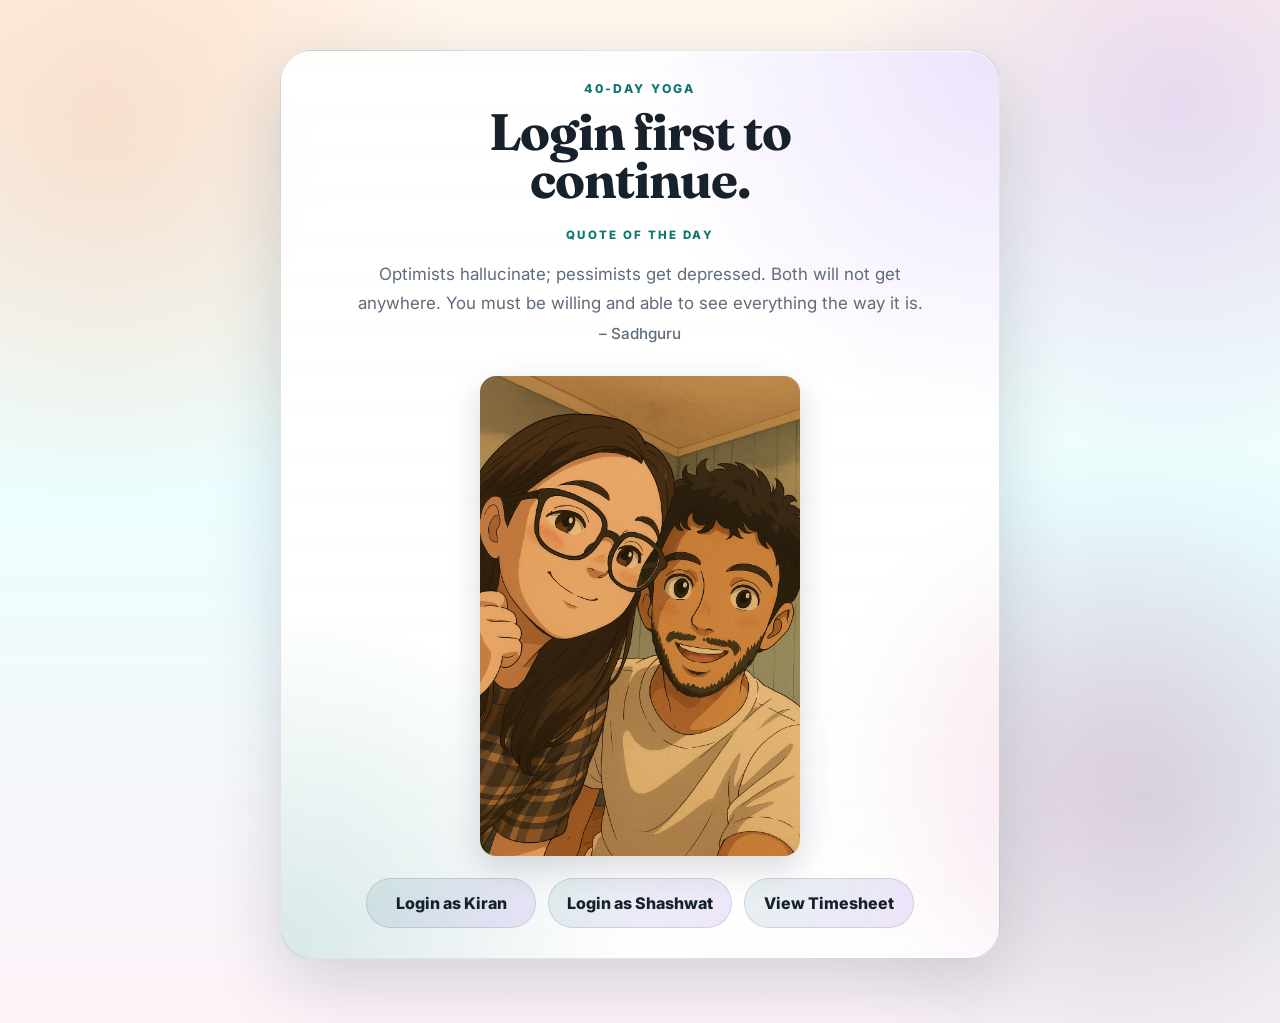
<file: index.html>
<!DOCTYPE html>
<html lang="en">
  <head>
    <meta charset="UTF-8" />
    <meta name="viewport" content="width=device-width, initial-scale=1.0" />
    <title>40-Day Yoga</title>
    <link rel="preconnect" href="https://fonts.googleapis.com" />
    <link rel="preconnect" href="https://fonts.gstatic.com" crossorigin />
    <link href="https://fonts.googleapis.com/css2?family=Fraunces:opsz,wght@9..144,600;9..144,700&family=Inter:wght@400;500;600;700;800&display=swap" rel="stylesheet" />
    <link rel="stylesheet" href="style.css" />
  </head>
  <body>
    <main class="shell">
      <section class="auth-screen">
        <div class="auth-card">
          <p class="eyebrow">40-Day Yoga</p>
          <h1>Login first to continue.</h1>
          <p class="quote-label">Quote of the day</p>
            <p class="lede" id="dailyQuote"></p>
            <img src="images/welcome.png" alt="Welcome illustration" class="welcome-image" onerror="this.style.display='none'" />

          <div class="auth-actions" role="group" aria-label="Login as a participant">
            <button class="auth-button" type="button" data-login-role="Kiran">Login as Kiran</button>
            <button class="auth-button" type="button" data-login-role="Shashwat">Login as Shashwat</button>
            <button class="auth-button auth-button--admin" type="button" data-login-role="Admin">View Timesheet</button>
          </div>

        </div>
      </section>
    </main>
    <script src="login.js"></script>
  </body>
</html>
</file>
<file: style.css>
:root {
  color-scheme: light;
  --bg: #fff7ed;
  --bg-2: #ecfeff;
  --bg-3: #fdf2f8;
  --panel: rgba(255, 255, 255, 0.72);
  --panel-strong: rgba(255, 255, 255, 0.92);
  --text: #17212b;
  --muted: #5f6c79;
  --border: rgba(23, 33, 43, 0.12);
  --accent: #0f766e;
  --accent-2: #ea580c;
  --accent-3: #7c3aed;
  --success: #16a34a;
  --warning: #f59e0b;
  --danger: #ef4444;
  --shadow: 0 24px 70px rgba(15, 23, 42, 0.16);
}

* {
  box-sizing: border-box;
}

html {
  scroll-behavior: smooth;
}

body {
  margin: 0;
  font-family: Inter, sans-serif;
  color: var(--text);
  background:
    radial-gradient(circle at 8% 12%, rgba(234, 88, 12, 0.16), transparent 26%),
    radial-gradient(circle at 92% 10%, rgba(124, 58, 237, 0.16), transparent 24%),
    radial-gradient(circle at 90% 78%, rgba(15, 118, 110, 0.14), transparent 26%),
    linear-gradient(180deg, var(--bg), var(--bg-2) 48%, var(--bg-3));
  min-height: 100vh;
  overflow-x: hidden;
}

body::before {
  content: "";
  position: fixed;
  inset: 0;
  pointer-events: none;
  background-image:
    linear-gradient(rgba(255, 255, 255, 0.22) 1px, transparent 1px),
    linear-gradient(90deg, rgba(255, 255, 255, 0.22) 1px, transparent 1px);
  background-size: 64px 64px;
  mask-image: linear-gradient(180deg, rgba(0, 0, 0, 0.14), transparent 78%);
}

body::after {
  content: "";
  position: fixed;
  inset: auto -10vw -18vh auto;
  width: 46vw;
  height: 46vw;
  background: radial-gradient(circle, rgba(236, 72, 153, 0.16), transparent 66%);
  filter: blur(28px);
  pointer-events: none;
  animation: floatGlow 12s ease-in-out infinite;
}

.shell {
  width: min(1400px, calc(100vw - 32px));
  margin: 0 auto;
  padding: 30px 0 44px;
}

.auth-screen {
  min-height: calc(100vh - 74px);
  display: grid;
  place-items: center;
  padding: 20px 0;
}

.auth-card {
  width: min(720px, 100%);
  padding: 30px;
  border-radius: 32px;
  background:
    radial-gradient(circle at top right, rgba(124, 58, 237, 0.14), transparent 32%),
    radial-gradient(circle at bottom left, rgba(15, 118, 110, 0.16), transparent 30%),
    linear-gradient(180deg, rgba(255, 255, 255, 0.96), rgba(255, 255, 255, 0.88));
  border: 1px solid var(--border);
  box-shadow: var(--shadow), inset 0 1px 0 rgba(255, 255, 255, 0.85);
  text-align: center;
}

.auth-card .lede {
  margin-left: auto;
  margin-right: auto;
}

.quote-label {
  margin: 24px 0 0;
  text-align: center;
  text-transform: uppercase;
  letter-spacing: 0.18em;
  font-size: 0.72rem;
  font-weight: 800;
  color: var(--accent);
}

.auth-card .lede#dailyQuote {
  margin-left: auto;
  margin-right: auto;
  text-align: center;
  max-width: 52ch;
  font-size: 1.06rem;
  line-height: 1.72;
}

.auth-card h1 {
  margin-left: auto;
  margin-right: auto;
  text-align: center;
}

.auth-actions {
  display: flex;
  gap: 12px;
  justify-content: center;
  flex-wrap: wrap;
  margin-top: 22px;
}

.welcome-image {
  max-width: 100%;
  width: 320px;
  height: auto;
  border-radius: 16px;
  margin: 28px auto 0;
  display: block;
  box-shadow: 0 12px 32px rgba(15, 23, 42, 0.16);
}
.auth-button,
.logout-button {
  appearance: none;
  border: 1px solid rgba(15, 23, 42, 0.12);
  border-radius: 999px;
  padding: 14px 18px;
  font-weight: 800;
  cursor: pointer;
  transition: transform 140ms ease, box-shadow 140ms ease, background 140ms ease;
}

.auth-button {
  background: linear-gradient(135deg, rgba(15, 118, 110, 0.1), rgba(124, 58, 237, 0.12));
  color: var(--text);
  min-width: 170px;
}

.auth-button:hover,
.logout-button:hover {
  transform: translateY(-1px);
}

.auth-footnote {
  margin: 18px 0 0;
  color: var(--muted);
  font-size: 0.92rem;
}

.dashboard-screen {
  display: grid;
  gap: 20px;
}

.hero {
  display: grid;
  grid-template-columns: 1.5fr 1fr;
  gap: 20px;
  align-items: stretch;
  margin-bottom: 20px;
  animation: riseIn 700ms ease both;
}

.eyebrow {
  margin: 0 0 12px;
  text-transform: uppercase;
  letter-spacing: 0.2em;
  font-size: 0.76rem;
  color: var(--accent);
  font-weight: 800;
}

h1, h2 {
  font-family: Fraunces, serif;
  margin: 0;
  letter-spacing: -0.02em;
}

h1 {
  font-size: clamp(2.4rem, 4vw, 4.6rem);
  line-height: 0.94;
  max-width: 11.5ch;
}

.lede {
  margin: 18px 0 0;
  max-width: 62ch;
  color: var(--muted);
  font-size: 1.03rem;
  line-height: 1.7;
}

.hero-card,
.rules-grid article,
.table-shell {
  background:
    linear-gradient(180deg, rgba(255, 255, 255, 0.96), rgba(255, 255, 255, 0.78)),
    var(--panel);
  border: 1px solid var(--border);
  border-radius: 30px;
  box-shadow: var(--shadow), inset 0 1px 0 rgba(255, 255, 255, 0.8);
  backdrop-filter: blur(16px);
}

.hero-card {
  padding: 22px;
  display: flex;
  flex-direction: column;
  justify-content: space-between;
  gap: 20px;
  position: relative;
  overflow: hidden;
}

.hero-card::before {
  content: "";
  position: absolute;
  inset: -30% -20% auto auto;
  width: 220px;
  height: 220px;
  background: radial-gradient(circle, rgba(15, 118, 110, 0.18), transparent 68%);
  filter: blur(8px);
  pointer-events: none;
}

.today-card {
  padding: 26px;
  border-radius: 30px;
  border: 1px solid var(--border);
  background:
    radial-gradient(circle at top left, rgba(236, 72, 153, 0.12), transparent 36%),
    linear-gradient(180deg, rgba(255, 255, 255, 0.96), rgba(255, 255, 255, 0.84));
  box-shadow: var(--shadow), inset 0 1px 0 rgba(255, 255, 255, 0.85);
}

.today-card .lede {
  margin-bottom: 12px;
}

.today-instruction {
  margin: 0;
  color: var(--text);
  font-weight: 700;
  line-height: 1.65;
  max-width: 42ch;
}

.hero-top-actions {
  display: flex;
  align-items: center;
  gap: 10px;
  flex-wrap: wrap;
  justify-content: flex-end;
}

.logout-button {
  background: rgba(255, 255, 255, 0.92);
  color: var(--text);
  padding: 10px 14px;
}

.hero-status {
  display: grid;
  grid-template-columns: repeat(2, minmax(0, 1fr));
  gap: 12px;
}

.hero-status > div {
  padding: 14px;
  border-radius: 20px;
  background: rgba(255, 255, 255, 0.78);
  border: 1px solid rgba(23, 33, 43, 0.08);
}

.hero-status__label {
  display: block;
  margin-bottom: 6px;
  color: var(--muted);
  font-size: 0.8rem;
  font-weight: 700;
  text-transform: uppercase;
  letter-spacing: 0.12em;
}

.hero-status strong {
  font-size: 1.15rem;
}

.hero-card__top,
.progress-meta,
.table-shell__header {
  display: flex;
  align-items: center;
  justify-content: space-between;
  gap: 12px;
}

.signin-card {
  position: relative;
  z-index: 1;
  display: grid;
  gap: 14px;
  padding: 16px;
  border-radius: 24px;
  border: 1px solid rgba(15, 23, 42, 0.08);
  background: linear-gradient(135deg, rgba(255, 255, 255, 0.92), rgba(250, 245, 255, 0.9));
  box-shadow: inset 0 1px 0 rgba(255, 255, 255, 0.8);
}

.signin-card__top {
  display: flex;
  align-items: flex-start;
  justify-content: space-between;
  gap: 12px;
}

.signin-label {
  margin: 0 0 4px;
  font-size: 0.72rem;
  letter-spacing: 0.18em;
  text-transform: uppercase;
  font-weight: 800;
  color: var(--accent-3);
}

.signin-card h2 {
  font-size: 1.55rem;
  line-height: 1.05;
}

.signin-date {
  text-align: right;
  color: var(--muted);
  font-size: 0.85rem;
}

.signin-date strong {
  display: block;
  margin-top: 4px;
  color: var(--text);
  font-size: 0.95rem;
}

.signin-copy {
  margin: 0;
  color: var(--muted);
  line-height: 1.6;
  font-size: 0.95rem;
}

.signin-actions {
  display: flex;
  gap: 10px;
  flex-wrap: wrap;
}

.signer-btn {
  appearance: none;
  border: 1px solid rgba(15, 23, 42, 0.12);
  background: rgba(255, 255, 255, 0.95);
  color: var(--text);
  padding: 12px 14px;
  border-radius: 999px;
  font-weight: 800;
  cursor: pointer;
  box-shadow: 0 10px 18px rgba(15, 23, 42, 0.06);
  transition: transform 140ms ease, background 140ms ease, border-color 140ms ease, box-shadow 140ms ease;
}

.signer-btn:hover {
  transform: translateY(-1px);
}

.signer-btn.is-active {
  background: linear-gradient(135deg, rgba(15, 118, 110, 0.14), rgba(124, 58, 237, 0.14));
  border-color: rgba(124, 58, 237, 0.24);
  box-shadow: 0 12px 22px rgba(124, 58, 237, 0.14);
}

.signin-status {
  display: flex;
  align-items: center;
  justify-content: space-between;
  gap: 10px;
  padding-top: 2px;
  color: var(--muted);
  font-size: 0.9rem;
}

.signin-status strong {
  color: var(--text);
}

.pill {
  display: inline-flex;
  align-items: center;
  padding: 8px 12px;
  border-radius: 999px;
  background: linear-gradient(135deg, rgba(15, 118, 110, 0.14), rgba(124, 58, 237, 0.12));
  color: var(--accent);
  font-size: 0.85rem;
  font-weight: 700;
  box-shadow: inset 0 1px 0 rgba(255, 255, 255, 0.7);
}

.save-state {
  color: var(--muted);
  font-size: 0.9rem;
}

.hero-metrics {
  display: grid;
  grid-template-columns: repeat(3, minmax(0, 1fr));
  gap: 12px;
}

.hero-metrics div {
  background: var(--panel-strong);
  border: 1px solid var(--border);
  border-radius: 22px;
  padding: 16px;
  box-shadow: 0 14px 30px rgba(15, 23, 42, 0.08);
  transition: transform 180ms ease, box-shadow 180ms ease;
}

.hero-metrics div:hover {
  transform: translateY(-2px);
  box-shadow: 0 18px 34px rgba(15, 23, 42, 0.12);
}

.hero-metrics strong {
  display: block;
  font-size: 1.7rem;
  line-height: 1;
  background: linear-gradient(135deg, var(--accent), var(--accent-3));
  -webkit-background-clip: text;
  background-clip: text;
  color: transparent;
}

.hero-metrics span {
  display: block;
  margin-top: 8px;
  color: var(--muted);
  font-size: 0.9rem;
}

.progress-block {
  background:
    linear-gradient(135deg, rgba(15, 118, 110, 0.08), rgba(124, 58, 237, 0.06)),
    var(--panel-strong);
  border-radius: 22px;
  border: 1px solid var(--border);
  padding: 16px;
}

.progress-meta {
  color: var(--muted);
  font-size: 0.9rem;
  margin-bottom: 12px;
}

.progress-bar {
  height: 12px;
  border-radius: 999px;
  background: rgba(23, 33, 31, 0.08);
  overflow: hidden;
  box-shadow: inset 0 1px 2px rgba(15, 23, 42, 0.12);
}

.progress-bar span {
  display: block;
  height: 100%;
  width: 0;
  border-radius: inherit;
  background: linear-gradient(90deg, var(--accent), var(--accent-3), #22c55e);
  background-size: 200% 100%;
  transition: width 180ms ease;
  animation: shimmer 4s linear infinite;
}

.rules-grid {
  display: grid;
  grid-template-columns: repeat(3, minmax(0, 1fr));
  gap: 16px;
  margin-bottom: 20px;
}

.rules-grid article {
  padding: 18px 18px 20px;
  position: relative;
  overflow: hidden;
}

.rules-grid article::before {
  content: "";
  position: absolute;
  inset: 0;
  background: linear-gradient(135deg, rgba(236, 72, 153, 0.06), transparent 40%, rgba(15, 118, 110, 0.06));
  pointer-events: none;
}

.rules-grid article:hover {
  transform: translateY(-3px);
  transition: transform 180ms ease, box-shadow 180ms ease;
  box-shadow: 0 28px 60px rgba(15, 23, 42, 0.14);
}

.rules-grid h2,
.table-shell__header h2 {
  font-size: 1.6rem;
}

.rules-grid p,
.table-shell__header p {
  margin: 10px 0 0;
  color: var(--muted);
  line-height: 1.65;
}

button {
  font: inherit;
}

.cell-button {
  border: 1px solid transparent;
  border-radius: 16px;
  cursor: pointer;
  transition: transform 120ms ease, box-shadow 120ms ease, background 120ms ease, border-color 120ms ease;
}

.cell-button:hover {
  transform: translateY(-1px);
}

.table-shell {
  padding: 18px;
}

.table-shell__header {
  align-items: flex-end;
  margin-bottom: 16px;
}

.legend {
  display: flex;
  align-items: center;
  gap: 14px;
  color: var(--muted);
  flex-wrap: wrap;
  justify-content: flex-end;
}

.legend span {
  display: inline-flex;
  align-items: center;
  gap: 8px;
}

.dot {
  width: 10px;
  height: 10px;
  border-radius: 999px;
  display: inline-block;
}

.dot.done { background: var(--success); }
.dot.pending { background: var(--warning); }
.dot.issue { background: var(--danger); }

.table-wrap {
  overflow: auto;
  border-radius: 22px;
  border: 1px solid var(--border);
  background: rgba(255, 255, 255, 0.72);
  box-shadow: inset 0 1px 0 rgba(255, 255, 255, 0.75);
}

table {
  border-collapse: separate;
  border-spacing: 0;
  width: 100%;
  min-width: 1180px;
}

th, td {
  padding: 12px 10px;
  border-bottom: 1px solid rgba(23, 33, 31, 0.08);
  text-align: left;
  vertical-align: middle;
}

thead th {
  position: sticky;
  top: 0;
  z-index: 2;
  background: linear-gradient(180deg, rgba(252, 248, 242, 0.98), rgba(245, 250, 248, 0.98));
  font-size: 0.9rem;
  font-weight: 800;
}

.subhead th {
  top: 48px;
  background: linear-gradient(180deg, rgba(243, 250, 246, 0.98), rgba(239, 244, 252, 0.98));
  font-size: 0.76rem;
  font-weight: 600;
  color: var(--muted);
}

tbody tr:nth-child(even) td {
  background: rgba(15, 118, 110, 0.028);
}

tbody tr.is-current-day td {
  background: rgba(124, 58, 237, 0.06);
}

tbody tr:hover td {
  background: rgba(124, 58, 237, 0.035);
}

td:first-child,
th:first-child {
  width: 76px;
}

td:nth-child(2), th:nth-child(2) {
  width: 120px;
}

.day-cell,
.date-cell {
  font-weight: 700;
}

.cell-button {
  width: 100%;
  min-height: 68px;
  padding: 10px 12px;
  background: linear-gradient(180deg, rgba(255, 255, 255, 0.98), rgba(248, 250, 252, 0.95));
  border-color: rgba(23, 33, 31, 0.12);
  color: var(--text);
  display: flex;
  flex-direction: column;
  justify-content: center;
  gap: 6px;
  text-align: left;
  box-shadow: 0 10px 24px rgba(15, 23, 42, 0.06);
}

.cell-button strong {
  font-size: 0.92rem;
}

.cell-button small {
  display: block;
  color: var(--muted);
  font-size: 0.72rem;
  line-height: 1.25;
}

.cell-button[data-state="done"] {
  background: linear-gradient(180deg, rgba(34, 197, 94, 0.18), rgba(22, 163, 74, 0.12));
  border-color: rgba(22, 163, 74, 0.28);
}

.cell-button[data-state="pending"] {
  background: linear-gradient(180deg, rgba(245, 158, 11, 0.18), rgba(245, 158, 11, 0.1));
  border-color: rgba(245, 158, 11, 0.3);
}

.cell-button[data-state="issue"] {
  background: linear-gradient(180deg, rgba(248, 113, 113, 0.16), rgba(220, 38, 38, 0.08));
  border-color: rgba(220, 38, 38, 0.28);
}

.cell-button:focus {
  outline: 2px solid rgba(124, 58, 237, 0.34);
  outline-offset: 2px;
}

.cell-button:disabled {
  cursor: not-allowed;
  opacity: 0.38;
  box-shadow: none;
  transform: none;
}

.role-hidden {
  display: none !important;
}

.row-hidden {
  display: none;
}

@media (max-width: 1120px) {
  .hero,
  .rules-grid {
    grid-template-columns: 1fr;
  }

  .table-shell__header {
    align-items: flex-start;
    flex-direction: column;
  }

  .today-card {
    padding: 22px;
  }
}

@media (max-width: 900px) {
  .shell {
    width: min(100vw - 24px, 100%);
    padding: 18px 0 28px;
  }

  .hero,
  .rules-grid {
    gap: 14px;
  }

  .hero-card,
  .rules-grid article,
  .table-shell {
    border-radius: 24px;
  }

  .auth-card {
    padding: 22px;
    border-radius: 26px;
  }

  .hero-card {
    padding: 18px;
  }

  .today-card {
    padding: 18px;
  }

  .signin-card {
    padding: 14px;
  }

  .hero-metrics {
    grid-template-columns: repeat(2, minmax(0, 1fr));
  }

  .hero-metrics div:last-child {
    grid-column: 1 / -1;
  }

  .hero-metrics div {
    padding: 14px;
  }

  .rules-grid article {
    padding: 16px;
  }

  .table-shell {
    padding: 14px;
  }

  .table-wrap {
    border-radius: 18px;
    -webkit-overflow-scrolling: touch;
    scrollbar-width: thin;
  }

  table {
    min-width: 960px;
  }

  th,
  td {
    padding: 10px 8px;
  }

  .cell-button {
    min-height: 60px;
    padding: 8px 10px;
  }

  .cell-button strong {
    font-size: 0.86rem;
  }

  .cell-button small {
    font-size: 0.68rem;
  }

  .rules-grid h2,
  .table-shell__header h2 {
    font-size: 1.35rem;
  }

  .signin-card h2 {
    font-size: 1.3rem;
  }

  .rules-grid p,
  .table-shell__header p,
  .lede,
  .save-state,
  .hero-metrics span,
  .progress-meta {
    font-size: 0.92rem;
  }
}

@media (max-width: 760px) {
  .shell {
    width: min(100vw - 14px, 100%);
    padding: 10px 0 18px;
  }

  .hero-card,
  .rules-grid article,
  .table-shell {
    border-radius: 20px;
  }

  .auth-button,
  .logout-button {
    width: 100%;
    min-width: 0;
  }

  .auth-actions {
    flex-direction: column;
  }

  .quote-label {
    font-size: 0.68rem;
    text-align: center;
  }

  .auth-card h1 {
    text-align: center;
  }

  .auth-card .lede#dailyQuote {
    font-size: 0.96rem;
    line-height: 1.64;
    text-align: center;
  }

  h1 {
    font-size: clamp(1.95rem, 10.5vw, 2.8rem);
    max-width: 10.5ch;
  }

  .lede {
    margin-top: 14px;
    font-size: 0.96rem;
    line-height: 1.62;
  }

  .hero-metrics {
    grid-template-columns: 1fr;
  }

  .hero-metrics div:last-child {
    grid-column: auto;
  }

  .hero-card {
    gap: 16px;
  }

  .hero-status {
    grid-template-columns: 1fr;
  }

  .signin-card__top,
  .signin-status {
    flex-direction: column;
    align-items: flex-start;
  }

  .signin-date {
    text-align: left;
  }

  .progress-block {
    padding: 14px;
  }

  .table-shell__header {
    margin-bottom: 12px;
  }

  .legend {
    gap: 10px;
    font-size: 0.88rem;
  }

  table {
    min-width: 860px;
  }

  thead th {
    font-size: 0.82rem;
  }

  .subhead th {
    top: 44px;
    font-size: 0.7rem;
  }

  td:first-child,
  th:first-child {
    width: 62px;
  }

  td:nth-child(2),
  th:nth-child(2) {
    width: 100px;
  }

  .cell-button {
    min-height: 56px;
    border-radius: 14px;
  }

  .cell-button:hover {
    transform: none;
  }

  .legend {
    justify-content: flex-start;
  }

  .today-card {
    border-radius: 20px;
  }
}

@media (hover: none) and (pointer: coarse) {
  .hero-metrics div:hover,
  .rules-grid article:hover,
  .cell-button:hover {
    transform: none;
    box-shadow: inherit;
  }

  .cell-button:active {
    transform: scale(0.99);
  }

  body::before {
    opacity: 0.45;
  }

  body::after {
    opacity: 0.55;
  }
}

body.admin-page .today-hero__copy,
body.admin-page .today-hero__meta,
body.admin-page .stat-card,
body.admin-page .workspace-shell,
body.admin-page .matrix-card {
  border-radius: 24px;
}

body.admin-page .today-hero {
  align-items: stretch;
}

body.admin-page .today-hero__copy {
  background:
    radial-gradient(circle at top right, rgba(15, 118, 110, 0.12), transparent 30%),
    radial-gradient(circle at bottom left, rgba(124, 58, 237, 0.1), transparent 34%),
    linear-gradient(180deg, rgba(255, 255, 255, 0.96), rgba(255, 255, 255, 0.8));
}

body.admin-page .today-hero__meta {
  background:
    radial-gradient(circle at top left, rgba(236, 72, 153, 0.1), transparent 28%),
    linear-gradient(180deg, rgba(255, 255, 255, 0.96), rgba(255, 255, 255, 0.8));
}

body.admin-page .stats-strip {
  display: grid;
  grid-template-columns: repeat(3, minmax(0, 1fr));
  gap: 12px;
}

body.admin-page .stat-card {
  min-height: 108px;
  display: flex;
  flex-direction: column;
  justify-content: space-between;
}

body.admin-page .admin-stats .stat-card:nth-child(1) {
  background: linear-gradient(180deg, rgba(245, 158, 11, 0.14), rgba(255, 255, 255, 0.9));
}

body.admin-page .admin-stats .stat-card:nth-child(2) {
  background: linear-gradient(180deg, rgba(22, 163, 74, 0.14), rgba(255, 255, 255, 0.9));
}

body.admin-page .admin-stats .stat-card:nth-child(3) {
  background: linear-gradient(180deg, rgba(15, 118, 110, 0.12), rgba(255, 255, 255, 0.9));
}

body.admin-page .workspace-shell {
  padding: 18px;
}

body.admin-page .admin-table-wrap {
  overflow: hidden;
}

body.admin-page .readonly-cell {
  display: grid;
  width: 100%;
  gap: 4px;
  padding: 10px 12px;
  border-radius: 14px;
  font-weight: 800;
  text-align: center;
}

body.admin-page .readonly-cell strong {
  display: block;
  font-size: 0.92rem;
}

body.admin-page .readonly-cell small {
  display: block;
  font-size: 0.75rem;
  font-weight: 700;
  color: var(--muted);
}

body.admin-page .readonly-cell.is-done {
  background: linear-gradient(135deg, rgba(34, 197, 94, 0.16), rgba(16, 185, 129, 0.1));
  color: var(--success);
}

body.admin-page .readonly-cell.is-pending {
  background: linear-gradient(135deg, rgba(245, 158, 11, 0.16), rgba(251, 191, 36, 0.1));
  color: #a16207;
}

body.admin-page .is-current-day td {
  background: rgba(124, 58, 237, 0.06);
}

body.admin-page .matrix-shell {
  padding: 18px;
}

body.admin-page .matrix-grid {
  display: grid;
  grid-template-columns: repeat(2, minmax(0, 1fr));
  gap: 14px;
}

body.admin-page .matrix-card {
  padding: 18px;
  background:
    radial-gradient(circle at top right, rgba(124, 58, 237, 0.12), transparent 30%),
    linear-gradient(180deg, rgba(255, 255, 255, 0.96), rgba(255, 255, 255, 0.82));
  border: 1px solid var(--border);
  box-shadow: var(--shadow), inset 0 1px 0 rgba(255, 255, 255, 0.8);
}

body.admin-page .matrix-card--accent {
  background:
    radial-gradient(circle at top left, rgba(15, 118, 110, 0.16), transparent 32%),
    linear-gradient(180deg, rgba(255, 255, 255, 0.96), rgba(255, 255, 255, 0.82));
}

body.admin-page .matrix-label {
  display: block;
  margin-bottom: 8px;
  color: var(--accent);
  text-transform: uppercase;
  letter-spacing: 0.14em;
  font-size: 0.72rem;
  font-weight: 800;
}

body.admin-page .matrix-card strong {
  display: block;
  font-family: Fraunces, serif;
  font-size: 2.1rem;
  margin-bottom: 8px;
  color: var(--text);
}

body.admin-page .matrix-card p {
  margin: 0;
  color: var(--muted);
  line-height: 1.6;
}

@media (max-width: 960px) {
  body.admin-page .matrix-grid {
    grid-template-columns: 1fr;
  }

  body.admin-page .analytics-grid {
    grid-template-columns: 1fr;
  }

  body.admin-page .today-hero,
  body.admin-page .stats-strip {
    grid-template-columns: 1fr;
  }

  body.admin-page .today-hero__meta {
    grid-template-columns: repeat(2, minmax(0, 1fr));
  }

  body.admin-page .meta-chip--wide {
    grid-column: 1 / -1;
  }

  body.admin-page .workspace-shell__head {
    align-items: stretch;
    flex-direction: column;
  }

  body.admin-page .matrix-card strong {
    font-size: 1.9rem;
  }
}

@media (max-width: 760px) {
  body.admin-page .shell--dashboard {
    width: min(100vw - 14px, 100%);
    padding: 10px 0 18px;
  }

  body.admin-page .today-hero__copy,
  body.admin-page .today-hero__meta,
  body.admin-page .stat-card,
  body.admin-page .workspace-shell,
  body.admin-page .matrix-card,
  body.admin-page .analytics-card {
    border-radius: 20px;
  }

  body.admin-page .today-hero__copy,
  body.admin-page .today-hero__meta,
  body.admin-page .workspace-shell,
  body.admin-page .matrix-shell,
  body.admin-page .analytics-card {
    padding: 14px;
  }

  body.admin-page .today-hero__copy {
    gap: 10px;
  }

  body.admin-page .today-hero__meta {
    grid-template-columns: 1fr;
  }

  body.admin-page .stats-strip,
  body.admin-page .matrix-grid,
  body.admin-page .analytics-grid {
    gap: 12px;
  }

  body.admin-page .stat-card {
    min-height: 96px;
    padding: 14px 16px;
  }

  body.admin-page .workspace-shell__head {
    gap: 10px;
    margin-bottom: 12px;
  }

  body.admin-page .workspace-tools--actions {
    width: 100%;
    justify-content: stretch;
  }

  body.admin-page .export-button {
    width: 100%;
    min-width: 0;
  }

  body.admin-page .workspace-shell__head h2 {
    font-size: 1.35rem;
  }

  body.admin-page .workspace-shell__head p,
  body.admin-page .save-state,
  body.admin-page .matrix-card p,
  body.admin-page .analytics-card__head h3,
  body.admin-page .bar-chart__item small,
  body.admin-page .readonly-cell small {
    font-size: 0.88rem;

  body.admin-page .workspace-tools--actions {
    display: flex;
    align-items: center;
    gap: 12px;
    flex-wrap: wrap;
    justify-content: flex-end;
  }

  body.admin-page .export-button {
    display: inline-flex;
    align-items: center;
    justify-content: center;
    min-width: 164px;
    border: 1px solid rgba(15, 118, 110, 0.2);
    border-radius: 14px;
    padding: 11px 16px;
    background:
      linear-gradient(180deg, rgba(255, 255, 255, 0.98), rgba(244, 248, 250, 0.96)),
      var(--panel-strong);
    color: var(--accent);
    font-size: 0.86rem;
    font-weight: 900;
    letter-spacing: 0.12em;
    text-transform: uppercase;
    cursor: pointer;
    box-shadow:
      0 12px 22px rgba(15, 23, 42, 0.08),
      inset 0 1px 0 rgba(255, 255, 255, 0.9);
    transition: transform 140ms ease, box-shadow 140ms ease, border-color 140ms ease, color 140ms ease;
  }

  body.admin-page .export-button:hover {
    transform: translateY(-1px);
    border-color: rgba(15, 118, 110, 0.32);
    box-shadow:
      0 16px 24px rgba(15, 23, 42, 0.12),
      inset 0 1px 0 rgba(255, 255, 255, 1);
    color: var(--text);
  }

  body.admin-page .export-button:focus-visible {
    outline: 2px solid rgba(95, 106, 212, 0.28);
    outline-offset: 3px;
  }
  }

  body.admin-page .workspace-shell__head p,
  body.admin-page .matrix-card p,
  body.admin-page .bar-chart__item small {
    line-height: 1.45;
  }

  body.admin-page .admin-table-wrap {
    overflow-x: auto;
    -webkit-overflow-scrolling: touch;
  }

  body.admin-page table {
    min-width: 860px;
  }

  body.admin-page th,
  body.admin-page td {
    padding: 10px 8px;
  }

  body.admin-page td:first-child,
  body.admin-page th:first-child {
    width: 58px;
  }

  body.admin-page td:nth-child(2),
  body.admin-page th:nth-child(2) {
    width: 96px;
  }

  body.admin-page .readonly-cell {
    padding: 8px 10px;
    border-radius: 12px;
    gap: 2px;
  }

  body.admin-page .readonly-cell strong {
    font-size: 0.82rem;
  }

  body.admin-page .bar-chart__track {
    height: 12px;
  }

  body.admin-page .analytics-card__head {
    margin-bottom: 12px;
  }

  body.admin-page .analytics-card__head strong {
    font-size: 1.5rem;
  }

  body.admin-page .matrix-card strong {
    font-size: 1.6rem;
  }

  body.admin-page .matrix-label {
    margin-bottom: 6px;
  }
}

@keyframes riseIn {
  from {
    opacity: 0;
    transform: translateY(14px);
  }

  to {
    opacity: 1;
    transform: translateY(0);
  }
}

@keyframes shimmer {
  0% {
    background-position: 0% 50%;
  }

  100% {
    background-position: 200% 50%;
  }
}

@keyframes floatGlow {
  0%,
  100% {
    transform: translate3d(0, 0, 0) scale(1);
  }

  50% {
    transform: translate3d(-3%, -2%, 0) scale(1.08);
  }
}

@media (prefers-reduced-motion: reduce) {
  *,
  *::before,
  *::after {
    animation-duration: 0.01ms !important;
    animation-iteration-count: 1 !important;
    transition-duration: 0.01ms !important;
    scroll-behavior: auto !important;
  }
}

body.dashboard-page {
  color: var(--text);
  background:
    radial-gradient(circle at 8% 12%, rgba(234, 88, 12, 0.16), transparent 26%),
    radial-gradient(circle at 92% 10%, rgba(124, 58, 237, 0.16), transparent 24%),
    radial-gradient(circle at 90% 78%, rgba(15, 118, 110, 0.14), transparent 26%),
    linear-gradient(180deg, var(--bg), var(--bg-2) 48%, var(--bg-3));
}

body.dashboard-page::before {
  background-image:
    linear-gradient(rgba(255, 255, 255, 0.22) 1px, transparent 1px),
    linear-gradient(90deg, rgba(255, 255, 255, 0.22) 1px, transparent 1px);
  background-size: 64px 64px;
  mask-image: linear-gradient(180deg, rgba(0, 0, 0, 0.14), transparent 78%);
}

body.dashboard-page::after {
  inset: auto -10vw -18vh auto;
  width: 46vw;
  height: 46vw;
  background: radial-gradient(circle, rgba(236, 72, 153, 0.16), transparent 66%);
}

body.dashboard-page .shell--dashboard {
  width: min(1240px, calc(100vw - 20px));
  padding: 16px 0 24px;
}

body.dashboard-page .dashboard-screen {
  gap: 16px;
}

body.dashboard-page .today-hero {
  display: grid;
  grid-template-columns: minmax(0, 1.2fr) minmax(260px, 0.8fr);
  gap: 14px;
  align-items: stretch;
}

body.dashboard-page .today-hero__copy,
body.dashboard-page .today-hero__meta,
body.dashboard-page .stat-card,
body.dashboard-page .workspace-shell {
  background:
    linear-gradient(180deg, rgba(255, 255, 255, 0.96), rgba(255, 255, 255, 0.78)),
    var(--panel);
  border: 1px solid var(--border);
  border-radius: 26px;
  box-shadow: var(--shadow), inset 0 1px 0 rgba(255, 255, 255, 0.8);
  backdrop-filter: blur(16px);
}

body.dashboard-page .today-hero__copy {
  padding: 26px;
  text-align: center;
}

body.dashboard-page .today-hero__meta {
  padding: 20px;
  display: grid;
  gap: 12px;
  align-content: start;
}

body.dashboard-page .today-hero h1 {
  color: var(--text);
  max-width: 9ch;
  margin-left: auto;
  margin-right: auto;
}

body.dashboard-page .today-hero .lede,
body.dashboard-page .today-instruction,
body.dashboard-page .save-state,
body.dashboard-page .meta-chip__label,
body.dashboard-page .session-date,
body.dashboard-page .session-summary,
body.dashboard-page .workspace-shell__head p,
body.dashboard-page .progress-meta,
body.dashboard-page .stat-card span {
  color: var(--muted);
}

body.dashboard-page .today-instruction {
  max-width: 44ch;
}

body.dashboard-page .today-instruction-row {
  display: flex;
  align-items: center;
  justify-content: center;
  gap: 14px;
}

body.dashboard-page .signer-focus-image {
  width: 200px;
  max-width: 28vw;
  height: auto;
  border-radius: 14px;
  border: 1px solid rgba(23, 33, 43, 0.1);
  box-shadow: 0 8px 20px rgba(15, 23, 42, 0.14);
  flex: 0 0 auto;
}

body.dashboard-page .meta-chip {
  padding: 14px 16px;
  border-radius: 22px;
  background: linear-gradient(135deg, rgba(15, 118, 110, 0.12), rgba(124, 58, 237, 0.1));
  border: 1px solid rgba(23, 33, 43, 0.12);
}

body.dashboard-page .meta-chip--wide {
  min-height: 86px;
}

body.dashboard-page .meta-chip__label {
  display: block;
  font-size: 0.72rem;
  text-transform: uppercase;
  letter-spacing: 0.16em;
  font-weight: 800;
  margin-bottom: 6px;
}

body.dashboard-page .meta-chip strong {
  color: var(--text);
  font-size: 1.1rem;
}

body.dashboard-page .logout-button {
  background: rgba(255, 255, 255, 0.92);
  color: var(--text);
  border-color: var(--border);
}

body.dashboard-page .stats-strip {
  display: grid;
  grid-template-columns: repeat(3, minmax(0, 1fr));
  gap: 12px;
}

body.dashboard-page .stat-card {
  padding: 18px 20px;
  min-height: 110px;
  display: flex;
  flex-direction: column;
  justify-content: space-between;
}

body.dashboard-page .stat-card strong {
  font-size: 2rem;
  color: var(--text);
}

body.dashboard-page .stat-card--progress {
  justify-content: center;
}

body.dashboard-page .workspace-shell {
  padding: 18px;
}

body.dashboard-page .workspace-shell__head {
  display: flex;
  align-items: flex-start;
  justify-content: space-between;
  gap: 12px;
  margin-bottom: 16px;
}

body.dashboard-page .workspace-shell__head h2 {
  color: var(--text);
  font-size: 1.7rem;
}

body.dashboard-page .workspace-tools {
  display: grid;
  gap: 8px;
  justify-items: end;
}

body.dashboard-page .day-picker {
  display: grid;
  gap: 6px;
  justify-items: start;
}

body.dashboard-page .day-picker span {
  font-size: 0.72rem;
  text-transform: uppercase;
  letter-spacing: 0.14em;
  font-weight: 800;
  color: var(--muted);
}

body.dashboard-page .day-picker select {
  border: 1px solid rgba(23, 33, 43, 0.16);
  border-radius: 12px;
  background: rgba(255, 255, 255, 0.95);
  color: var(--text);
  padding: 10px 12px;
  min-width: 210px;
  font-weight: 700;
}

body.dashboard-page .session-board {
  display: grid;
  grid-template-columns: repeat(2, minmax(0, 1fr));
  gap: 14px;
}

body.dashboard-page .session-card {
  display: grid;
  gap: 14px;
  padding: 18px;
  border-radius: 22px;
  background:
    linear-gradient(180deg, rgba(255, 255, 255, 0.96), rgba(255, 255, 255, 0.82)),
    var(--panel);
  border: 1px solid var(--border);
  box-shadow: var(--shadow), inset 0 1px 0 rgba(255, 255, 255, 0.8);
}

body.dashboard-page .session-card__top {
  display: flex;
  justify-content: space-between;
  align-items: flex-start;
  gap: 12px;
}

body.dashboard-page .session-card h3 {
  margin: 0;
  font-family: Fraunces, serif;
  font-size: 1.45rem;
  color: var(--text);
}

body.dashboard-page .session-kicker {
  margin: 0 0 6px;
  text-transform: uppercase;
  letter-spacing: 0.16em;
  font-size: 0.72rem;
  font-weight: 800;
  color: var(--accent);
}

body.dashboard-page .session-badge {
  display: inline-flex;
  align-items: center;
  padding: 8px 12px;
  border-radius: 999px;
  font-size: 0.78rem;
  font-weight: 800;
  letter-spacing: 0.04em;
  text-transform: uppercase;
  background: rgba(15, 118, 110, 0.1);
  color: var(--muted);
}

body.dashboard-page .session-badge[data-state="done"] {
  background: rgba(22, 163, 74, 0.14);
  color: var(--success);
}

body.dashboard-page .session-badge[data-state="pending"] {
  background: rgba(245, 158, 11, 0.14);
  color: var(--warning);
}

body.dashboard-page .state-pills {
  display: grid;
  grid-template-columns: repeat(3, minmax(0, 1fr));
  gap: 8px;
}

body.dashboard-page .state-pill {
  border: 1px solid rgba(23, 33, 43, 0.12);
  background: rgba(255, 255, 255, 0.95);
  color: var(--text);
  border-radius: 14px;
  padding: 10px 12px;
  font-weight: 800;
  cursor: pointer;
  transition: transform 140ms ease, background 140ms ease, border-color 140ms ease;
}

body.dashboard-page .state-pill.is-active {
  background: linear-gradient(135deg, rgba(15, 118, 110, 0.12), rgba(124, 58, 237, 0.12));
  border-color: rgba(124, 58, 237, 0.24);
  color: var(--text);
}

body.dashboard-page .session-time {
  display: grid;
  gap: 12px;
  padding: 14px;
  border-radius: 20px;
  background: linear-gradient(180deg, rgba(255, 255, 255, 0.92), rgba(255, 255, 255, 0.78));
  border: 1px solid rgba(23, 33, 43, 0.08);
}

body.dashboard-page .time-presets {
  display: grid;
  grid-template-columns: repeat(3, minmax(0, 1fr));
  gap: 8px;
}

body.dashboard-page .time-preset {
  border: 1px solid rgba(23, 33, 43, 0.12);
  background: rgba(255, 255, 255, 0.95);
  color: var(--text);
  border-radius: 14px;
  padding: 10px 12px;
  font-weight: 800;
  cursor: pointer;
  transition: transform 140ms ease, background 140ms ease, border-color 140ms ease;
}

body.dashboard-page .time-preset.is-active {
  background: linear-gradient(135deg, rgba(31, 111, 139, 0.12), rgba(95, 106, 212, 0.12));
  border-color: rgba(95, 106, 212, 0.24);
}

body.dashboard-page .time-header {
  display: flex;
  align-items: center;
  justify-content: space-between;
  gap: 12px;
  font-weight: 800;
}

body.dashboard-page .time-header span {
  color: var(--muted);
  font-size: 0.88rem;
}

body.dashboard-page .time-header strong {
  color: var(--text);
  font-size: 1rem;
}

body.dashboard-page .time-grid {
  display: grid;
  grid-template-columns: repeat(2, minmax(0, 1fr));
  gap: 12px;
}

body.dashboard-page .time-group {
  display: grid;
  gap: 8px;
  padding: 12px;
  border-radius: 18px;
  background: rgba(255, 255, 255, 0.96);
  border: 1px solid rgba(23, 33, 43, 0.08);
}

body.dashboard-page .time-group select {
  width: 100%;
  border: 1px solid rgba(23, 33, 43, 0.12);
  border-radius: 14px;
  background: rgba(255, 255, 255, 0.98);
  color: var(--text);
  padding: 12px 10px;
  font: inherit;
  font-weight: 800;
  appearance: none;
}

body.dashboard-page .time-group select:focus {
  outline: 2px solid rgba(95, 106, 212, 0.24);
  outline-offset: 2px;
}

body.dashboard-page .time-group span {
  font-size: 0.82rem;
  color: var(--muted);
  font-weight: 700;
  letter-spacing: 0.08em;
  text-transform: uppercase;
}

body.dashboard-page .time-group strong {
  font-size: 1.5rem;
  color: var(--text);
}

body.dashboard-page .time-group input[type="range"] {
  width: 100%;
  accent-color: var(--accent);
}

body.dashboard-page .time-group input[type="range"]:focus {
  outline: none;
}

body.dashboard-page .time-group input[type="range"]::-webkit-slider-runnable-track {
  height: 8px;
  border-radius: 999px;
}

body.dashboard-page .time-group input[type="range"]::-webkit-slider-thumb {
  margin-top: -6px;
}

body.dashboard-page .time-group input[type="range"]::-moz-range-track {
  height: 8px;
  border-radius: 999px;
}

body.dashboard-page .time-group input[type="range"]::-moz-range-thumb {
  border: 0;
}

body.dashboard-page .session-summary {
  margin: 0;
  color: var(--muted);
  line-height: 1.55;
  font-size: 0.92rem;
  font-weight: 600;
}

body.dashboard-page .session-actions {
  display: flex;
  justify-content: flex-end;
}

body.dashboard-page .session-save {
  border: 0;
  border-radius: 999px;
  padding: 12px 16px;
  background: linear-gradient(135deg, var(--accent), var(--accent-3));
  color: white;
  font-weight: 800;
  cursor: pointer;
  box-shadow: 0 12px 24px rgba(124, 58, 237, 0.18);
}

body.dashboard-page .progress-bar {
  background: rgba(23, 33, 43, 0.08);
}

body.dashboard-page .progress-bar span {
  background: linear-gradient(90deg, var(--accent), var(--accent-3), #22c55e);
}

body.dashboard-page .today-card,
body.dashboard-page .hero-card,
body.dashboard-page .rules-grid article,
body.dashboard-page .table-shell {
  display: none;
}

@media (max-width: 960px) {
  body.dashboard-page .today-hero,
  body.dashboard-page .stats-strip,
  body.dashboard-page .session-board {
    grid-template-columns: 1fr;
  }

  body.dashboard-page .today-hero__meta {
    grid-template-columns: repeat(2, minmax(0, 1fr));
  }

  body.dashboard-page .meta-chip--wide {
    grid-column: 1 / -1;
  }

  body.dashboard-page .workspace-shell__head {
    align-items: stretch;
  }

  body.dashboard-page .workspace-tools {
    justify-items: start;
  }

  body.dashboard-page .time-presets {
    grid-template-columns: repeat(2, minmax(0, 1fr));
  }

}

@media (max-width: 760px) {
  body.dashboard-page .shell--dashboard {
    width: min(100vw - 14px, 100%);
    padding: 10px 0 18px;
  }

  body.dashboard-page .today-hero__copy,
  body.dashboard-page .today-hero__meta,
  body.dashboard-page .stat-card,
  body.dashboard-page .workspace-shell,
  body.dashboard-page .session-card {
    border-radius: 20px;
  }

  body.dashboard-page .today-instruction-row {
    align-items: flex-start;
    gap: 10px;
  }

  body.dashboard-page .signer-focus-image {
    width: 150px;
    max-width: 38vw;
    border-radius: 12px;
  }

  body.dashboard-page .today-hero__copy {
    padding: 20px;
  }

  body.dashboard-page .today-hero__meta {
    grid-template-columns: 1fr;
  }

  body.dashboard-page .stats-strip,
  body.dashboard-page .session-board {
    gap: 12px;
  }

  body.dashboard-page .session-board {
    grid-template-columns: 1fr;
  }

  body.dashboard-page .state-pills {
    grid-template-columns: 1fr;
  }

  body.dashboard-page .time-grid {
    grid-template-columns: 1fr;
  }

  body.dashboard-page .time-presets {
    grid-template-columns: repeat(2, minmax(0, 1fr));
  }

  body.dashboard-page .time-preset {
    padding: 12px 10px;
  }
}
</file>
